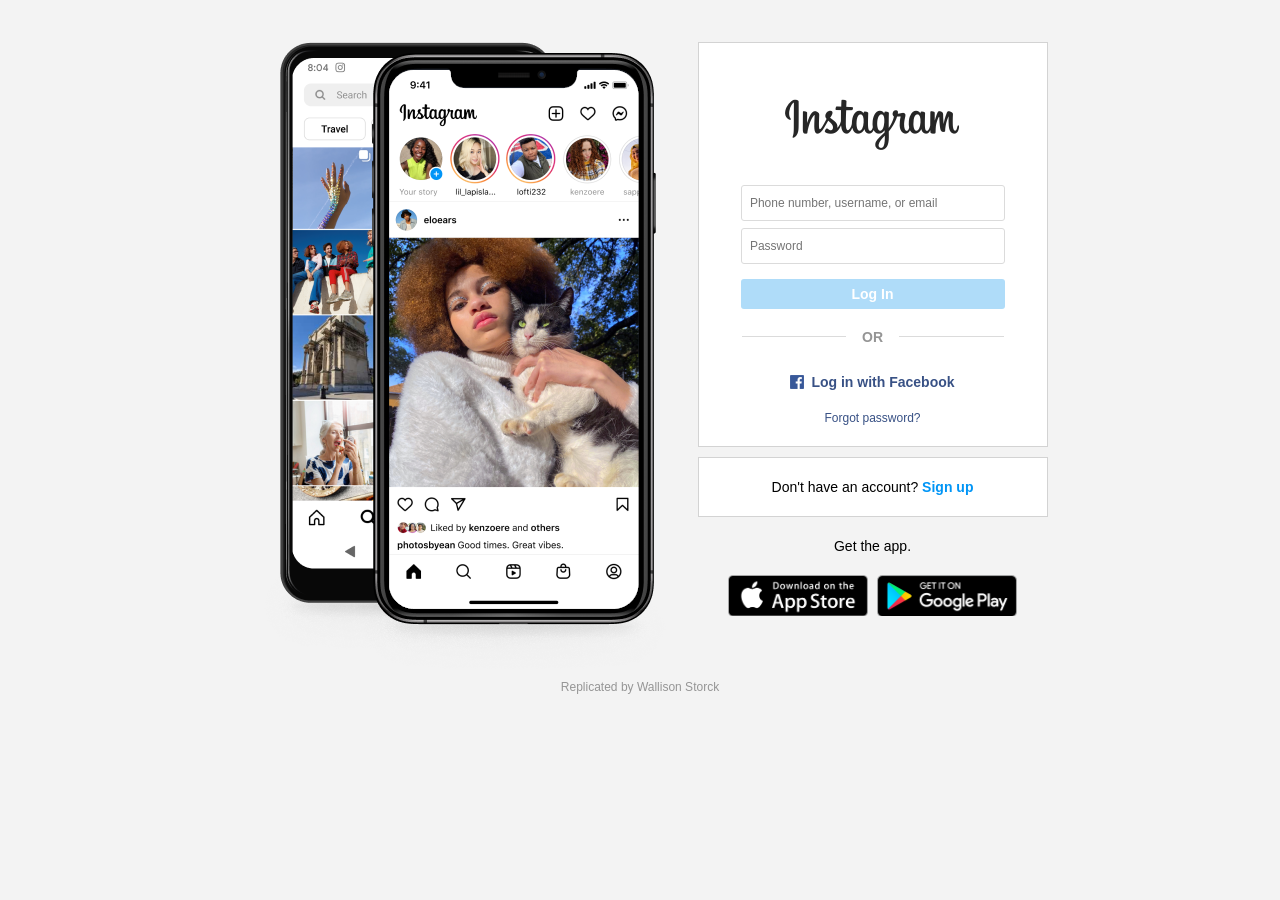
<file: Instagram/index.html>
<!DOCTYPE html>
<html lang="en">
  <head>
    <meta charset="UTF-8" />
    <meta http-equiv="X-UA-Compatible" content="IE=edge" />
    <meta name="viewport" content="width=device-width, initial-scale=1.0" />
    <link rel="stylesheet" href="style.css" />
    <title>Instagram</title>
  </head>
  <body>
    <div class="instagram-wrapper">
      <div class="instagram-phones">
        <img src="./assets/images/full-phone2.png" alt="Smartphones" />
      </div>
      <div class="instagram-box">
        <div class="instagram-group box-one">
          <div class="instagram-logo">
            <img src="./assets/images/logo.png" alt="Logo Instagram" />
          </div>
          <div class="login-account">
            <form action="#">
              <input
                type="text"
                placeholder="Phone number, username, or email"
              />
              <input type="password" placeholder="Password" />
              <button type="submit">Log In</button>
              <div class="separator">
                <div class="line-separator"></div>
                <span>OR</span>
                <div class="line-separator"></div>
              </div>
              <div class="login-facebook">
                <a href="#"
                  ><img
                    src="./assets/images/facebookIcon.png"
                    alt="Facebook"
                  />Log in with Facebook</a
                >
                <a href="#">Forgot password?</a>
              </div>
            </form>
          </div>
        </div>
        <div class="instagram-group">
          <div class="not-account">
            <p>
              Don't have an account? <a href="#" class="sign-up">Sign up</a>
            </p>
          </div>
        </div>
        <div class="get-the-app">
          <p class="get-app">Get the app.</p>
          <div class="shops">
            <a href="#" class="app-download"></a>
            <a href="#" class="app-download"></a>
          </div>
        </div>
      </div>
    </div>
    <div class="about-us">
      <a
        href="https://github.com/WallisonStorck"
        target="_blank"
        class="about-us"
        >Replicated by Wallison Storck</a
      >
    </div>
  </body>
</html>
</file>
<file: Instagram/style.css>
:root {
  --background-body: rgb(243, 243, 243);
  --background-white: #ffffff;
  --line-separator: rgb(219, 219, 219);
  --color-or: #959595;
  --btn-sign: #0095f6;
  --btn-sign-disabled: #afdcf9;
  --login-facebook: #385185;
}

* {
  margin: 0;
  padding: 0;
  box-sizing: border-box;
  text-decoration: none;
  font-family: sans-serif;
  font-size: 14px;
}

body {
  display: flex;
  flex-direction: column;
  align-items: center;

  background-color: var(--background-body);
}

.instagram-wrapper {
  margin-top: 3rem;

  display: flex;
}
.instagram-logo {
  margin: 2.5rem 0;

  display: flex;
  flex-direction: column;
  align-items: center;
}

.instagram-group {
  min-width: 350px;
  padding: 1.5rem 3rem;

  display: flex;
  flex-direction: column;

  background-color: var(--background-white);
  border: 1px solid lightgray;
  margin-bottom: 10px;
}

.instagram-group form {
  display: flex;
  flex-direction: column;

  gap: 0.5rem;
}

.instagram-group form input {
  min-height: 36px;

  font-size: 12px;
  padding: 0.6rem;
  border-radius: 3px;
  border: 1px solid rgba(219, 219, 219, 1);
}

.instagram-group form button {
  margin: 0.6rem 0;
  padding: 0.5rem 0;
  border: none;
  border-radius: 3px;
  color: var(--background-white);
  font-weight: 600;
  /* background-color: var(--btn-sign); */
  background-color: var(--btn-sign-disabled);
}

.separator {
  margin: 0.3rem 0;

  display: flex;
  align-items: center;
}

.separator span {
  font-weight: 600;
  color: var(--color-or);
  margin: 0 15px;
}

.line-separator {
  flex-grow: 1;
  height: 1px;
  margin: 0 1px;

  background-color: var(--line-separator);
}

.login-facebook {
  margin-top: 1.3rem;

  display: flex;
  flex-direction: column;
  align-items: center;
  gap: 1.5rem;
}

.login-facebook a {
  display: flex;
  align-items: center;

  color: var(--login-facebook);
}

.login-facebook a:nth-child(1) {
  font-weight: 700;
}

.login-facebook a:nth-child(2) {
  font-size: 12px;
}

.login-facebook img {
  width: 1rem;
  height: 1rem;
  margin-right: 0.5rem;
}

.not-account {
  align-self: center;
}

.get-the-app {
  margin-top: 1.5rem;

  display: flex;
  flex-direction: column;
  align-items: center;
}

.shops {
  display: flex;
}

.app-download {
  height: 2.9rem;
  width: 10rem;
  margin: 1.5rem 0.3rem;

  background-size: cover;
}

.app-download:nth-child(1) {
  background-image: url("./assets/images/app-store.png");
}

.app-download:nth-child(2) {
  background-image: url("./assets/images/google-play.png");
}

.not-account .sign-up {
  font-weight: 600;
  color: var(--btn-sign);
}

.about-us {
  color: var(--color-or);
  font-size: 12px;

  display: flex;
  flex-direction: column;
  align-items: center;
}

@media (max-width: 875px) {
  .instagram-phones {
    display: none;
  }
}

@media (max-width: 450px) {
  body {
    background-color: var(--background-white);
  }

  .instagram-group {
    border: none;
  }

  /* .instagram-group:nth-child(1) { */
  .box-one {
    padding: 0 3rem;
  }
}

@media (max-width: 360px) {
  .separator {
    flex-shrink: 2;
  }

  .login-account form {
    flex-shrink: 1;
  }
}

@media (max-width: 310px) {
  .get-app {
    margin-bottom: 2rem;
  }

  .shops {
    flex-direction: column;
  }

  .app-download {
    margin: 0;
    margin-bottom: 0.5rem;
  }
}
</file>
